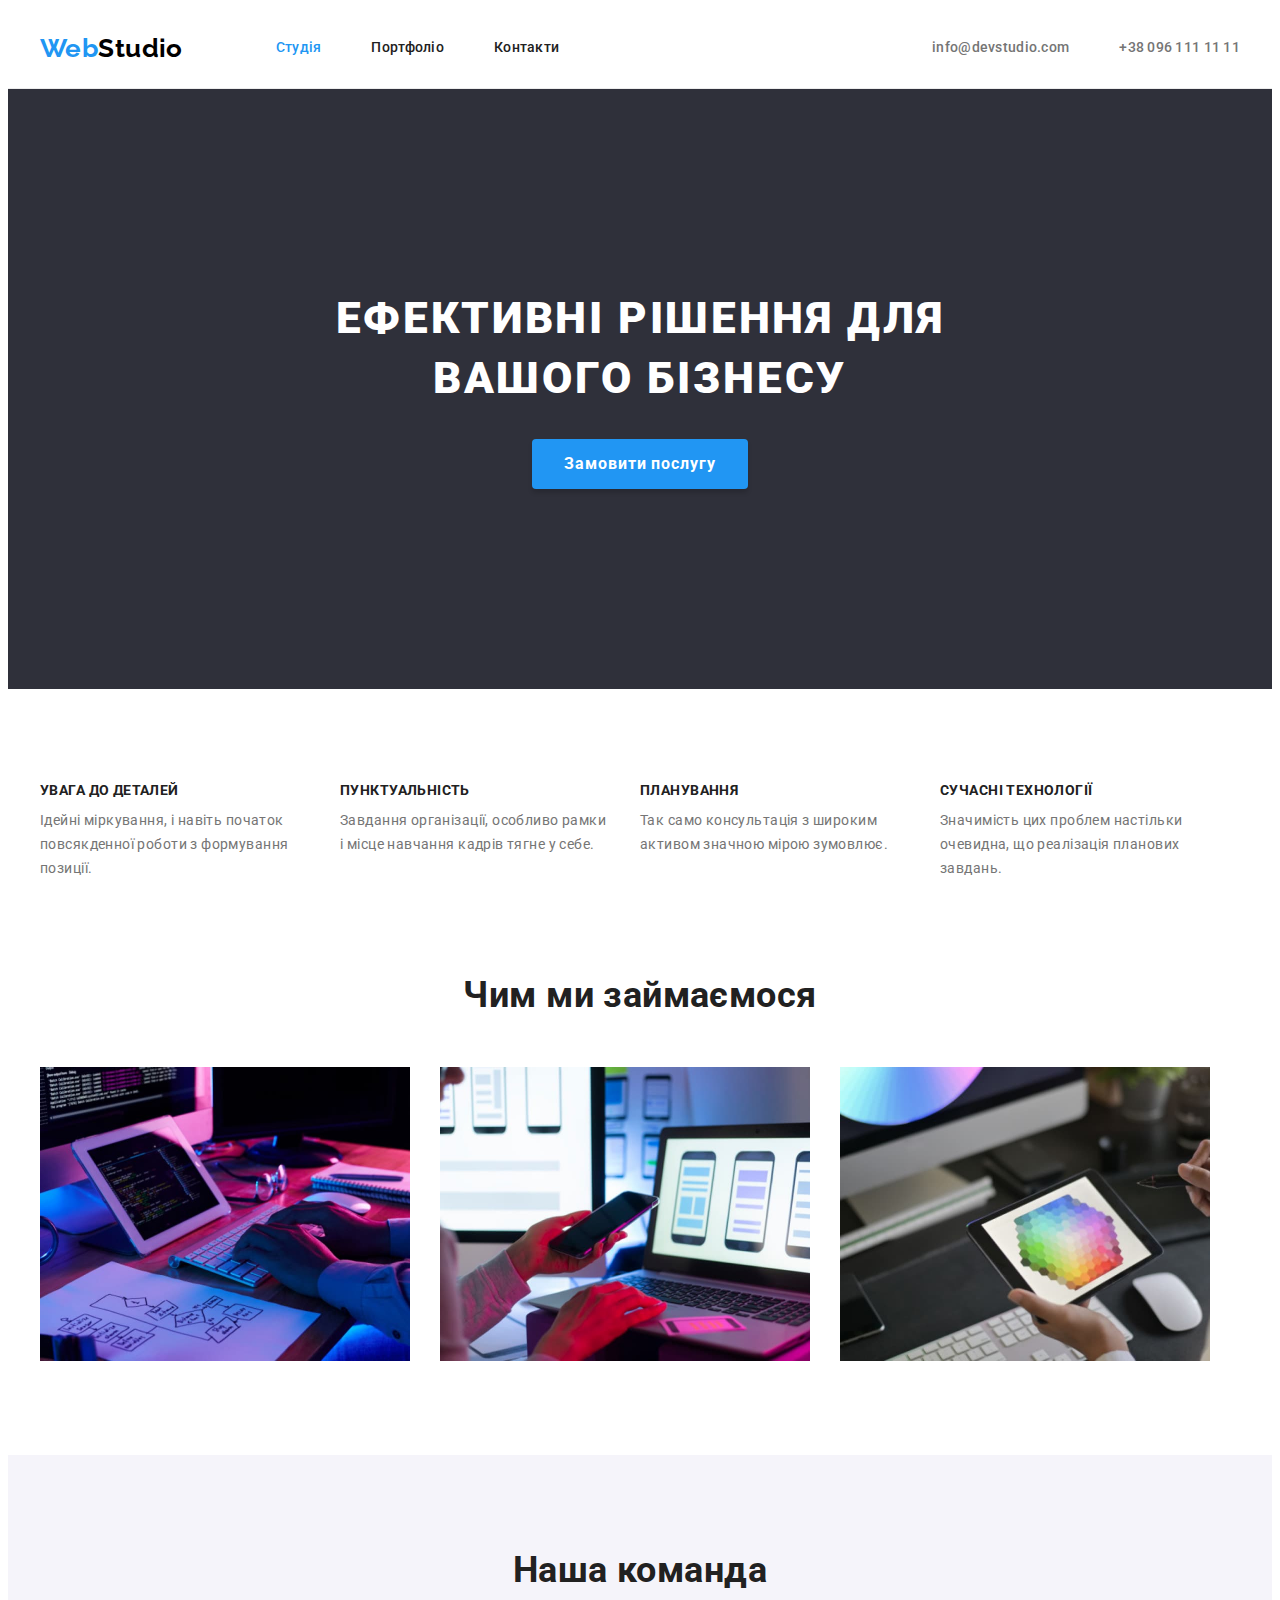
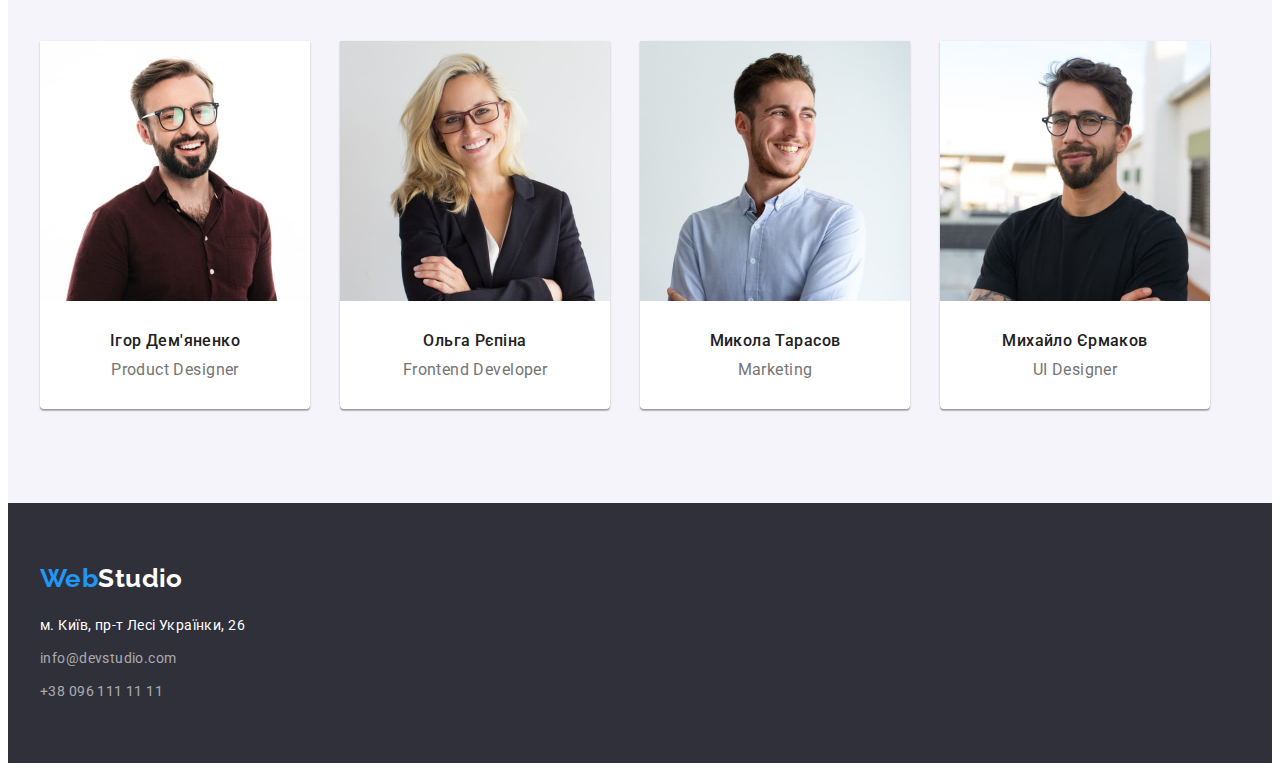
<file: index.html>
<!DOCTYPE html>
<html lang="uk">
  <head>
    <meta charset="UTF-8" />
    <meta http-equiv="X-UA-Compatible" content="IE=edge" />
    <meta name="viewport" content="width=device-width, initial-scale=1.0" />
    <title>Студія</title>
    <link rel="preconnect" href="https://fonts.googleapis.com" />
    <link rel="preconnect" href="https://fonts.gstatic.com" crossorigin />
    <link
      href="https://fonts.googleapis.com/css2?family=Raleway:wght@700&family=Roboto:wght@400;500;700;900&display=swap"
      rel="stylesheet"
    />
    <link
      rel="stylesheet"
      href="https://cdnjs.cloudflare.com/ajax/libs/modern-normalize/1.1.0/modern-normalize.min.css"
      integrity="sha512-wpPYUAdjBVSE4KJnH1VR1HeZfpl1ub8YT/NKx4PuQ5NmX2tKuGu6U/JRp5y+Y8XG2tV+wKQpNHVUX03MfMFn9Q=="
      crossorigin="anonymous"
      referrerpolicy="no-referrer"
    />
    <link rel="stylesheet" href="./css/styles.css" />
  </head>
  <body>
    <header class="top">
      <div class="container">
        <a href="./index.html" lang="en" class="logo">Web<span class="logo-dark">Studio</span></a>
        <nav>
          <ul class="list top-nav">
            <li><a href="./index.html" class="link navigation current">Студія</a></li>
            <li><a href="./portfolio.html" class="link navigation">Портфоліо</a></li>
            <li><a href="" class="link navigation">Контакти</a></li>
          </ul>
        </nav>
        <ul class="list contacts">
          <li>
            <a href="mailto:info@devstudio.com" class="link header-contacts">info@devstudio.com</a>
          </li>
          <li>
            <a href="tel:+380961111111" class="link header-contacts">+38 096 111 11 11</a>
          </li>
        </ul>
      </div>
    </header>
    <main>
      <section class="hero">
        <h1 class="hero-title">Ефективні рішення для вашого бізнесу</h1>
        <button type="button" class="hero-button">Замовити послугу</button>
      </section>
      <section class="section advantages">
        <div class="container">
          <h2 class="visually-hidden">Переваги</h2>
          <ul class="list advantages-list">
            <li class="advantages-item">
              <h3 class="advantages-title">Увага до деталей</h3>
              <p class="advantages-descriptions">
                Ідейні міркування, і навіть початок повсякденної роботи з формування позиції.
              </p>
            </li>
            <li class="advantages-item">
              <h3 class="advantages-title">Пунктуальність</h3>
              <p class="advantages-descriptions">
                Завдання організації, особливо рамки і місце навчання кадрів тягне у себе.
              </p>
            </li>
            <li class="advantages-item">
              <h3 class="advantages-title">Планування</h3>
              <p class="advantages-descriptions">
                Так само консультація з широким активом значною мірою зумовлює.
              </p>
            </li>
            <li class="advantages-item">
              <h3 class="advantages-title">Сучасні технології</h3>
              <p class="advantages-descriptions">
                Значимість цих проблем настільки очевидна, що реалізація планових завдань.
              </p>
            </li>
          </ul>
        </div>
      </section>
      <section class="section work">
        <div class="container">
          <h2 class="section-title">Чим ми займаємося</h2>
          <ul class="list work-list">
            <li class="work-item">
              <img src="./images/box1.jpg" alt="Технологія перша" width="370" height="294" />
            </li>
            <li class="work-item">
              <img src="./images/box2.jpg" alt="Технологія друга" width="370" height="294" />
            </li>
            <li class="work-item">
              <img src="./images/box3.jpg" alt="Технологія третя" width="370" height="294" />
            </li>
          </ul>
        </div>
      </section>
      <section class="section team">
        <div class="container">
          <h2 class="section-title">Наша команда</h2>
          <ul class="list cards">
            <li class="card">
              <img src="./images/foto1.jpg" alt="Фото Ігора Дем'яненка" width="270" height="260" />
              <div class="card-caption">
                <h3 class="team-name">Ігор Дем'яненко</h3>
                <p lang="en" class="team-position">Product Designer</p>
              </div>
            </li>
            <li class="card">
              <img src="./images/foto2.jpg" alt="Фото Ольги Рєпіної" width="270" height="260" />
              <div class="card-caption">
                <h3 class="team-name">Ольга Рєпіна</h3>
                <p lang="en" class="team-position">Frontend Developer</p>
              </div>
            </li>
            <li class="card">
              <img src="./images/foto3.jpg" alt="Фото Миколи Тарасова" width="270" height="260" />
              <div class="card-caption">
                <h3 class="team-name">Микола Тарасов</h3>
                <p lang="en" class="team-position">Marketing</p>
              </div>
            </li>
            <li class="card">
              <img src="./images/foto4.jpg" alt="Фото Михайла Єрмакова" width="270" height="260" />
              <div class="card-caption">
                <h3 class="team-name">Михайло Єрмаков</h3>
                <p lang="en" class="team-position">UI Designer</p>
              </div>
            </li>
          </ul>
        </div>
      </section>
    </main>
    <footer class="footer">
      <div class="container">
        <a href="./index.html" lang="en" class="logo">Web<span class="logo-light">Studio</span></a>
        <address>
          <ul class="list">
            <li class="footer-item">
              <a
                href="https://goo.gl/maps/4VGZV7UP3L1ZBJYh8"
                target="_blank"
                rel="noreferrer noopener"
                class="link adress"
              >
                м. Київ, пр-т Лесі Українки, 26
              </a>
            </li>
            <li class="footer-item">
              <a href="mailto:info@devstudio.com" class="link footer-contacts"
                >info@devstudio.com</a
              >
            </li>
            <li class="footer-item">
              <a href="tel:+380961111111" class="link footer-contacts">+38 096 111 11 11</a>
            </li>
          </ul>
        </address>
      </div>
    </footer>
  </body>
</html>
</file>
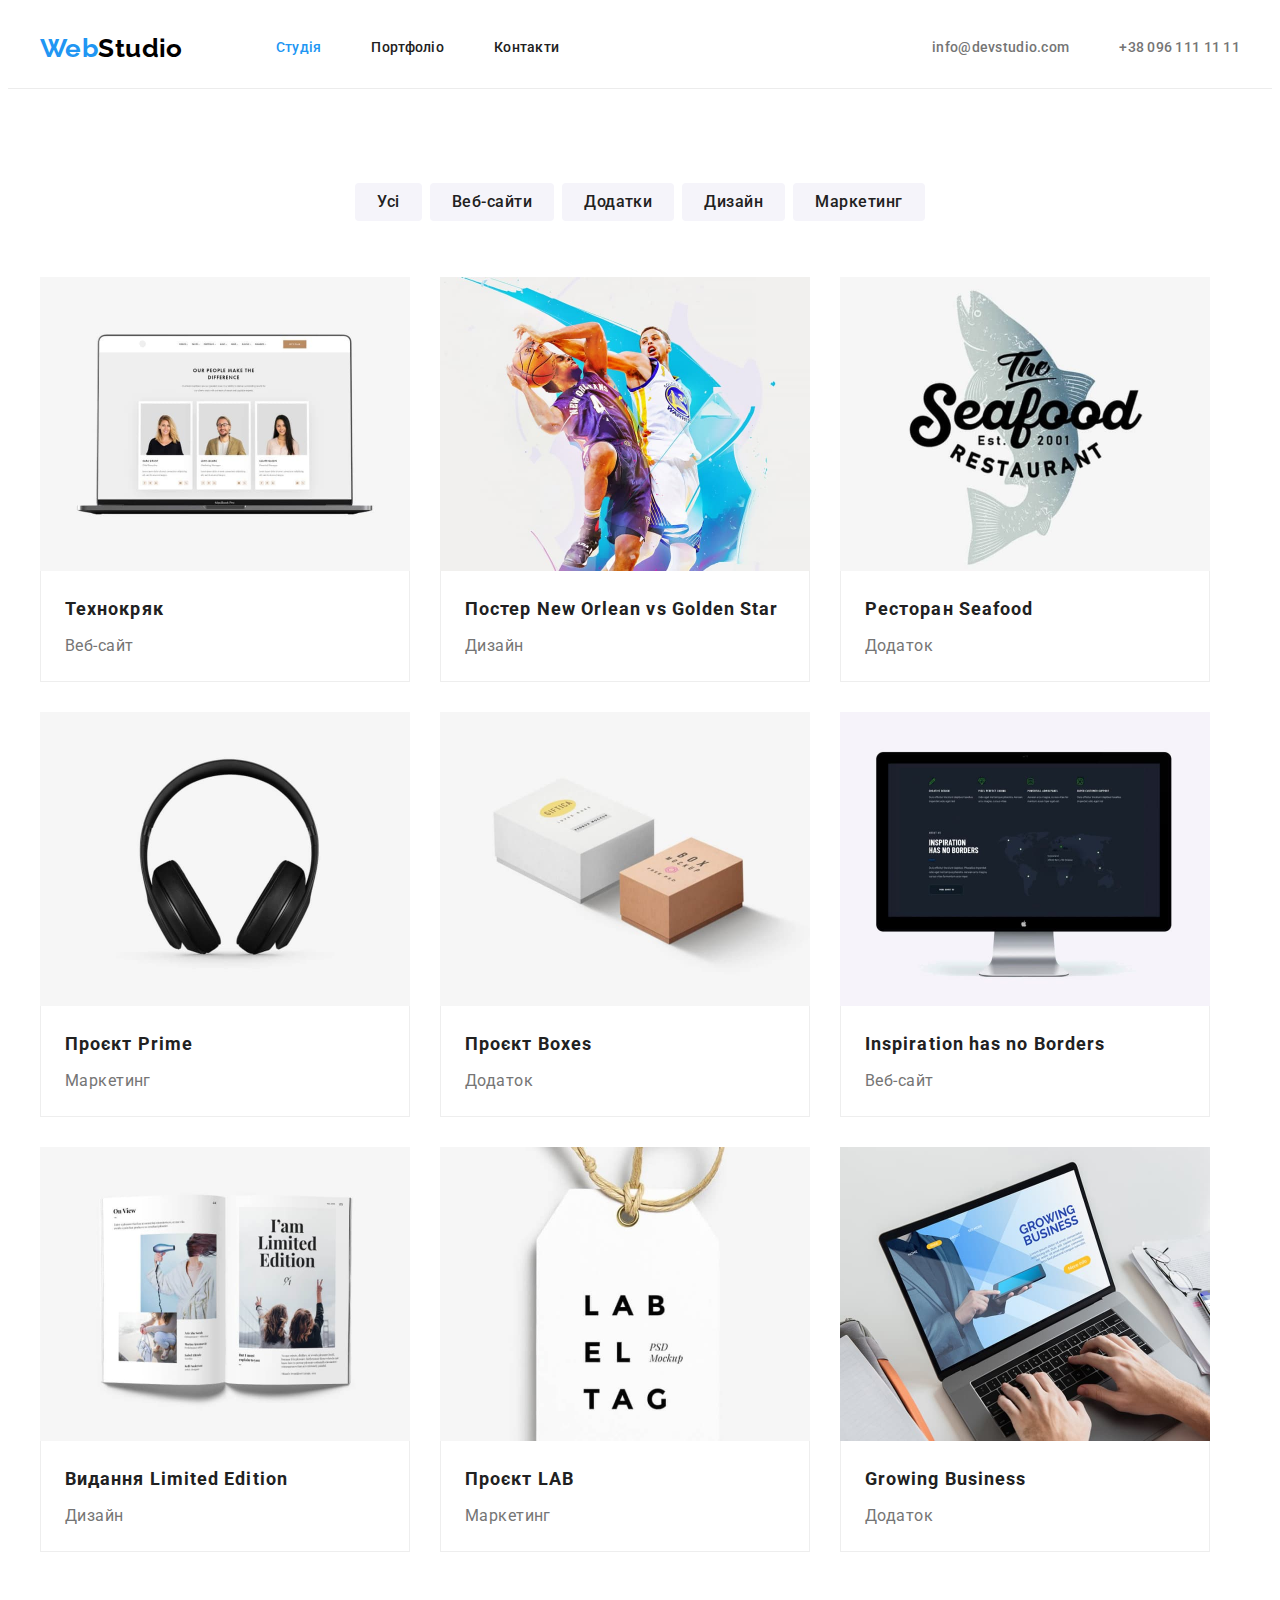
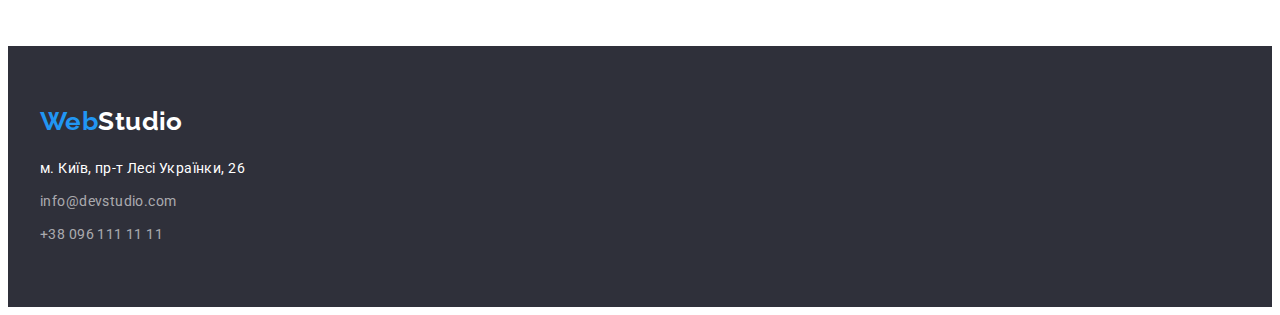
<file: portfolio.html>
<!DOCTYPE html>
<html lang="en">
  <head>
    <meta charset="UTF-8" />
    <meta http-equiv="X-UA-Compatible" content="IE=edge" />
    <meta name="viewport" content="width=device-width, initial-scale=1.0" />
    <title>Портфоліо</title>
    <link rel="preconnect" href="https://fonts.googleapis.com" />
    <link rel="preconnect" href="https://fonts.gstatic.com" crossorigin />
    <link
      href="https://fonts.googleapis.com/css2?family=Raleway:wght@700&family=Roboto:wght@400;500;700;900&display=swap"
      rel="stylesheet"
    />
    <link
      rel="stylesheet"
      href="https://cdnjs.cloudflare.com/ajax/libs/modern-normalize/1.1.0/modern-normalize.min.css"
      integrity="sha512-wpPYUAdjBVSE4KJnH1VR1HeZfpl1ub8YT/NKx4PuQ5NmX2tKuGu6U/JRp5y+Y8XG2tV+wKQpNHVUX03MfMFn9Q=="
      crossorigin="anonymous"
      referrerpolicy="no-referrer"
    />
    <link rel="stylesheet" href="./css/styles.css" />
  </head>
  <body>
    <header class="top">
      <div class="container">
        <a href="./index.html" lang="en" class="logo">Web<span class="logo-dark">Studio</span></a>
        <nav>
          <ul class="list top-nav">
            <li><a href="./index.html" class="link navigation current">Студія</a></li>
            <li><a href="./portfolio.html" class="link navigation">Портфоліо</a></li>
            <li><a href="" class="link navigation">Контакти</a></li>
          </ul>
        </nav>
        <ul class="list contacts">
          <li>
            <a href="mailto:info@devstudio.com" class="link header-contacts">info@devstudio.com</a>
          </li>
          <li>
            <a href="tel:+380961111111" class="link header-contacts">+38 096 111 11 11</a>
          </li>
        </ul>
      </div>
    </header>
    <main>
      <section class="section portfolio">
        <div class="container">
          <h1 class="visually-hidden">Портфоліо</h1>
          <ul class="list filter">
            <li class="item"><button type="button" class="button">Усі</button></li>
            <li class="item"><button type="button" class="button">Веб-сайти</button></li>
            <li class="item"><button type="button" class="button">Додатки</button></li>
            <li class="item"><button type="button" class="button">Дизайн</button></li>
            <li class="item"><button type="button" class="button">Маркетинг</button></li>
          </ul>
          <ul class="list project">
            <li class="item">
              <a href="" class="link">
                <img src="./images/img1.jpg" alt="Веб-сайт Технокряк" width="370" height="294" />
                <div class="project-caption">
                  <h2 class="title">Технокряк</h2>
                  <p class="filter-text">Веб-сайт</p>
                </div>
              </a>
            </li>
            <li class="item">
              <a href="" class="link">
                <img
                  src="./images/img2.jpg"
                  alt="Дизайн Постер New Orlean vs Golden Star"
                  width="370"
                  height="294"
                />
                <div class="project-caption">
                  <h2 class="title">Постер New Orlean vs Golden Star</h2>
                  <p class="filter-text">Дизайн</p>
                </div>
              </a>
            </li>
            <li class="item">
              <a href="" class="link">
                <img
                  src="./images/img3.jpg"
                  alt="Додаток Ресторан Seafood"
                  width="370"
                  height="294"
                />
                <div class="project-caption">
                  <h2 class="title">Ресторан Seafood</h2>
                  <p class="filter-text">Додаток</p>
                </div>
              </a>
            </li>
            <li class="item">
              <a href="" class="link">
                <img
                  src="./images/img4.jpg"
                  alt="Маркетинг Проєкт Prime"
                  width="370"
                  height="294"
                />
                <div class="project-caption">
                  <h2 class="title">Проєкт Prime</h2>
                  <p class="filter-text">Маркетинг</p>
                </div>
              </a>
            </li>
            <li class="item">
              <a href="" class="link">
                <img src="./images/img5.jpg" alt="Додаток Проєкт Boxes" width="370" height="294" />
                <div class="project-caption">
                  <h2 class="title">Проєкт Boxes</h2>
                  <p class="filter-text">Додаток</p>
                </div>
              </a>
            </li>
            <li class="item">
              <a href="" class="link">
                <img
                  src="./images/img6.jpg"
                  alt="Веб-сайт Inspiration has no Borders"
                  width="370"
                  height="294"
                />
                <div class="project-caption">
                  <h2 class="title">Inspiration has no Borders</h2>
                  <p class="filter-text">Веб-сайт</p>
                </div>
              </a>
            </li>
            <li class="item">
              <a href="" class="link">
                <img
                  src="./images/img7.jpg"
                  alt="Дизайн Видання Limited Edition"
                  width="370"
                  height="294"
                />
                <div class="project-caption">
                  <h2 class="title">Видання Limited Edition</h2>
                  <p class="filter-text">Дизайн</p>
                </div>
              </a>
            </li>
            <li class="item">
              <a href="" class="link">
                <img src="./images/img8.jpg" alt="Маркетинг Проєкт LAB" width="370" height="294" />
                <div class="project-caption">
                  <h2 class="title">Проєкт LAB</h2>
                  <p class="filter-text">Маркетинг</p>
                </div>
              </a>
            </li>
            <li class="item">
              <a href="" class="link">
                <img
                  src="./images/img9.jpg"
                  alt="Додаток Growing Business"
                  width="370"
                  height="294"
                />
                <div class="project-caption">
                  <h2 class="title">Growing Business</h2>
                  <p class="filter-text">Додаток</p>
                </div>
              </a>
            </li>
          </ul>
        </div>
      </section>
    </main>
    <footer class="footer">
      <div class="container">
        <a href="./index.html" lang="en" class="logo">Web<span class="logo-light">Studio</span></a>
        <address>
          <ul class="list">
            <li class="footer-item">
              <a
                href="https://goo.gl/maps/4VGZV7UP3L1ZBJYh8"
                target="_blank"
                rel="noreferrer noopener"
                class="link adress"
              >
                м. Київ, пр-т Лесі Українки, 26
              </a>
            </li>
            <li class="footer-item">
              <a href="mailto:info@devstudio.com" class="link footer-contacts"
                >info@devstudio.com</a
              >
            </li>
            <li class="footer-item">
              <a href="tel:+380961111111" class="link footer-contacts">+38 096 111 11 11</a>
            </li>
          </ul>
        </address>
      </div>
    </footer>
  </body>
</html>
</file>
<file: css/styles.css>
:root {
  --main-text-color: #757575;
  --second-text-color: #212121;
  --light-text-color: #ffffff;
  --semi-light-text-color: rgba(255, 255, 255, 0.6);
  --accent-color: #2196f3;
  --btn-accent-color: #188ce8;
  --logo-text-color: #000000;
  --dark-background-color: #2f303a;
  --light-background-color: #ffffff;
  --semi-light-background-color: #f5f4fa;
  --line-color: #ececec;
  --border-color: #eeeeee;
  --main-font: 'Roboto', sans-serif;
  --logo-font: 'Raleway', sans-serif;
}

body {
  font-family: var(--main-font);
  font-size: 14px;
  line-height: 1.71;
  letter-spacing: 0.03em;
  color: var(--main-text-color);
  background-color: var(--light-background-color);
}

p,
h1,
h2,
h3,
h4,
h5,
h6 {
  margin: 0;
}

img {
  display: block;
}

.link {
  text-decoration: none;
  font-style: normal;
}

.list {
  list-style: none;
  margin: 0;
  padding-left: 0;
}

.container {
  width: 1200px;
  padding-left: 15px;
  padding-right: 15px;
  margin-left: auto;
  margin-right: auto;
  display: flex;
}

.section {
  background-color: var(--light-background-color);
  padding-top: 94px;
  padding-bottom: 94px;
}

/* -----------------HEADER--------------------- */

.top {
  border: 1px solid var(--line-color);
  border-top: transparent;
  border-right: transparent;
  border-left: transparent;
}

.top > .container {
  align-items: center;
}

.top-nav {
  display: flex;
  align-items: center;
  gap: 50px;
}

.contacts {
  display: flex;
  align-items: center;
  gap: 50px;
  margin-left: auto;
}

.logo {
  font-family: var(--logo-font);
  font-weight: 700;
  font-size: 26px;
  line-height: 1.19;
  color: var(--accent-color);
  text-decoration: none;
  margin-right: 93px;
}

.logo-dark {
  color: var(--logo-text-color);
}

.navigation {
  font-weight: 500;
  line-height: 1.14;
  letter-spacing: 0.02em;
  color: var(--second-text-color);
  padding-top: 32px;
  padding-bottom: 32px;
  display: block;
}

.navigation.current {
  color: var(--accent-color);
}

.header-contacts {
  display: block;
  padding-top: 32px;
  padding-bottom: 32px;

  font-weight: 500;
  line-height: 1.14;
  letter-spacing: 0.02em;
  color: inherit;
}

.navigation:hover,
.navigation:focus,
.header-contacts:hover,
.header-contacts:focus {
  color: var(--accent-color);
}

/* -----------------HERO--------------------- */

.hero {
  background-color: var(--dark-background-color);
  padding: 200px 0;
  text-align: center;
}

.hero-title {
  font-weight: 900;
  font-size: 44px;
  line-height: 1.36;
  letter-spacing: 0.06em;
  text-transform: uppercase;
  color: var(--light-text-color);
  width: 696px;
  margin: 0 auto 30px auto;
}

.hero-button {
  color: var(--light-text-color);
  background: var(--accent-color);
  font-family: inherit;
  font-weight: 700;
  font-size: 16px;
  line-height: 1.88;
  letter-spacing: 0.06em;
  border-radius: 4px;
  border: none;
  box-shadow: 0px 4px 4px rgba(0, 0, 0, 0.15);
  cursor: pointer;
  padding: 10px 32px;
  display: inline-block;
}

.hero-button:hover,
.hero-button:focus,
.hero-button:active {
  background: var(--btn-accent-color);
}

/* -----------------ADVANTAGES--------------------- */

.visually-hidden {
  position: absolute;
  width: 1px;
  height: 1px;
  margin: -1px;
  border: 0;
  padding: 0;
  white-space: nowrap;
  clip-path: inset(100%);
  clip: rect(0 0 0 0);
  overflow: hidden;
}

.advantages > .container {
  display: block;
}

.advantages-list {
  display: flex;
}

.advantages-item {
  width: calc((100%-3 * 30px) / 4);
}

.advantages-item:not(:last-child) {
  margin-right: 30px;
}

.advantages-title {
  font-weight: 700;
  font-size: 14px;
  line-height: 1.14;
  text-transform: uppercase;
  color: var(--second-text-color);
  margin-bottom: 10px;
}

.advantages-descriptions {
  width: 270px;
}

/* -----------------WORK-------------------- */

.section.work {
  padding-top: 0;
}

.work > .container {
  display: block;
}

.work-list {
  display: flex;
}

.work-item:not(:last-child) {
  margin-right: 30px;
}

.section-title {
  font-weight: 700;
  font-size: 36px;
  line-height: 1.17;
  text-align: center;
  color: var(--second-text-color);
  margin-bottom: 50px;
}

/* -----------------TEAM-------------------- */

.section.team {
  background-color: var(--semi-light-background-color);
}

.team > .container {
  display: block;
}

.cards {
  display: flex;
}

.card {
  background-color: var(--light-background-color);
  box-shadow: 0px 1px 3px rgba(0, 0, 0, 0.12), 0px 1px 1px rgba(0, 0, 0, 0.14),
    0px 2px 1px rgba(0, 0, 0, 0.2);
  border-radius: 0px 0px 4px 4px;
}

.card:not(:last-child) {
  margin-right: 30px;
}

.card-caption {
  padding-top: 30px;
  padding-bottom: 30px;
  text-align: center;
}

.team-name {
  font-weight: 500;
  font-size: 16px;
  line-height: 1.19;
  color: var(--second-text-color);
  margin-bottom: 10px;
}

.team-position {
  font-size: 16px;
  line-height: 1.19;
}

/* -----------------FOOTER-------------------- */

.footer {
  background-color: var(--dark-background-color);
  padding-top: 60px;
  padding-bottom: 60px;
}

.footer > .container {
  display: block;
}

.logo-light {
  color: var(--light-text-color);
  display: inline-block;
  margin-bottom: 20px;
}

.adress {
  color: var(--light-text-color);
}

.adress:hover,
.adress:focus {
  color: var(--accent-color);
}

.footer-contacts {
  color: var(--semi-light-text-color);
}

.footer-contacts:hover,
.footer-contacts:focus {
  color: var(--accent-color);
}

.footer-item:not(:last-child) {
  margin-bottom: 9px;
}

/* ======================PORTFOLIO===================== */

.portfolio > .container {
  display: block;
}

.filter {
  display: flex;
  justify-content: center;
  margin-bottom: 56px;
}

.filter > .item:not(:last-child) {
  margin-right: 8px;
}

.button {
  color: var(--second-text-color);
  background-color: var(--semi-light-background-color);
  font-family: inherit;
  font-weight: 500;
  font-size: 16px;
  line-height: 1.62;
  letter-spacing: 0.03em;
  text-align: center;
  border-radius: 4px;
  border: none;
  cursor: pointer;
  padding: 6px 22px;
}

.button:hover,
.button:focus {
  color: var(--light-text-color);
  background-color: var(--accent-color);
  border-radius: 4px;
  box-shadow: 0px 3px 1px rgba(0, 0, 0, 0.1), 0px 1px 2px rgba(0, 0, 0, 0.08),
    0px 2px 2px rgba(0, 0, 0, 0.12);
}

.project {
  display: flex;
  flex-wrap: wrap;
  gap: 30px;
}

.project-caption {
  border: 1px solid var(--border-color);
  border-top: transparent;
  padding: 20px 24px;
}

.project-caption .title {
  font-weight: 700;
  font-size: 18px;
  line-height: 2;
  letter-spacing: 0.06em;
  color: var(--second-text-color);
  margin-bottom: 4px;
}

.project-caption .filter-text {
  font-size: 16px;
  line-height: 1.88;
  color: var(--main-text-color);
}
</file>
